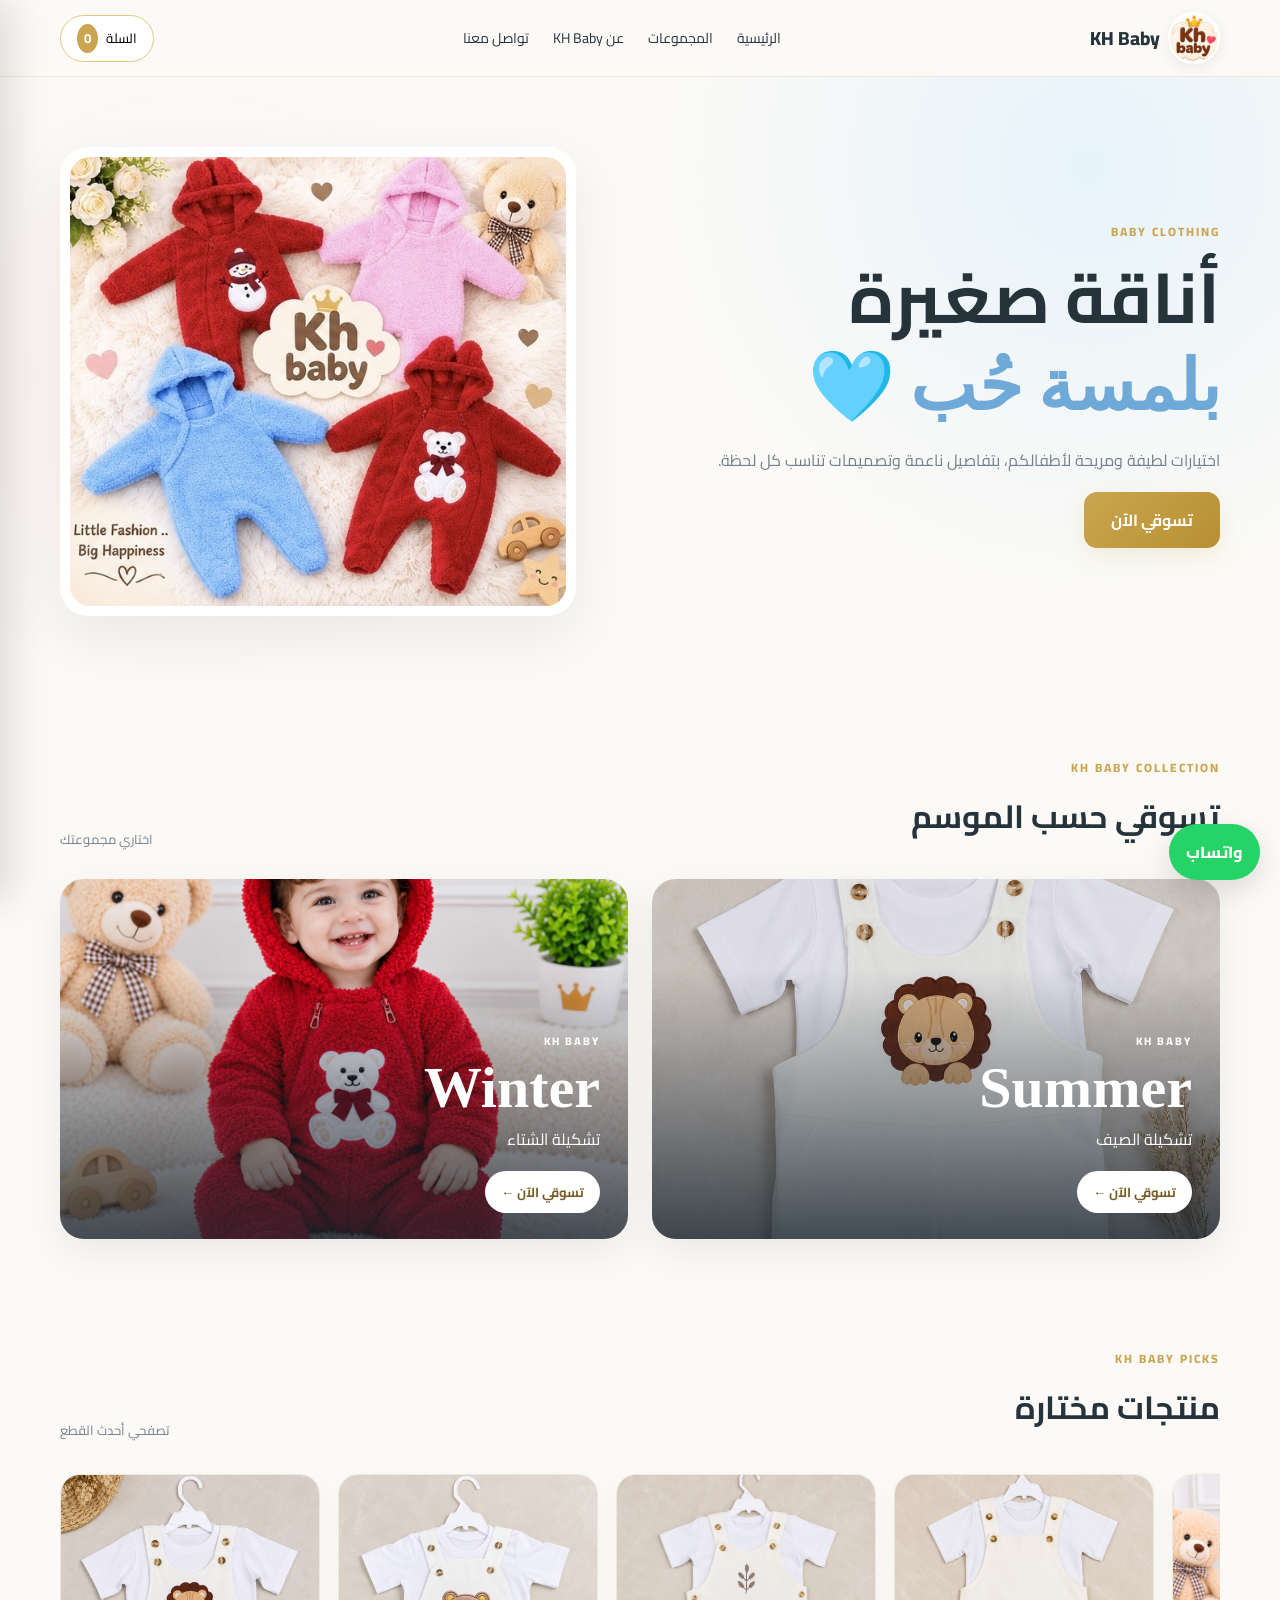
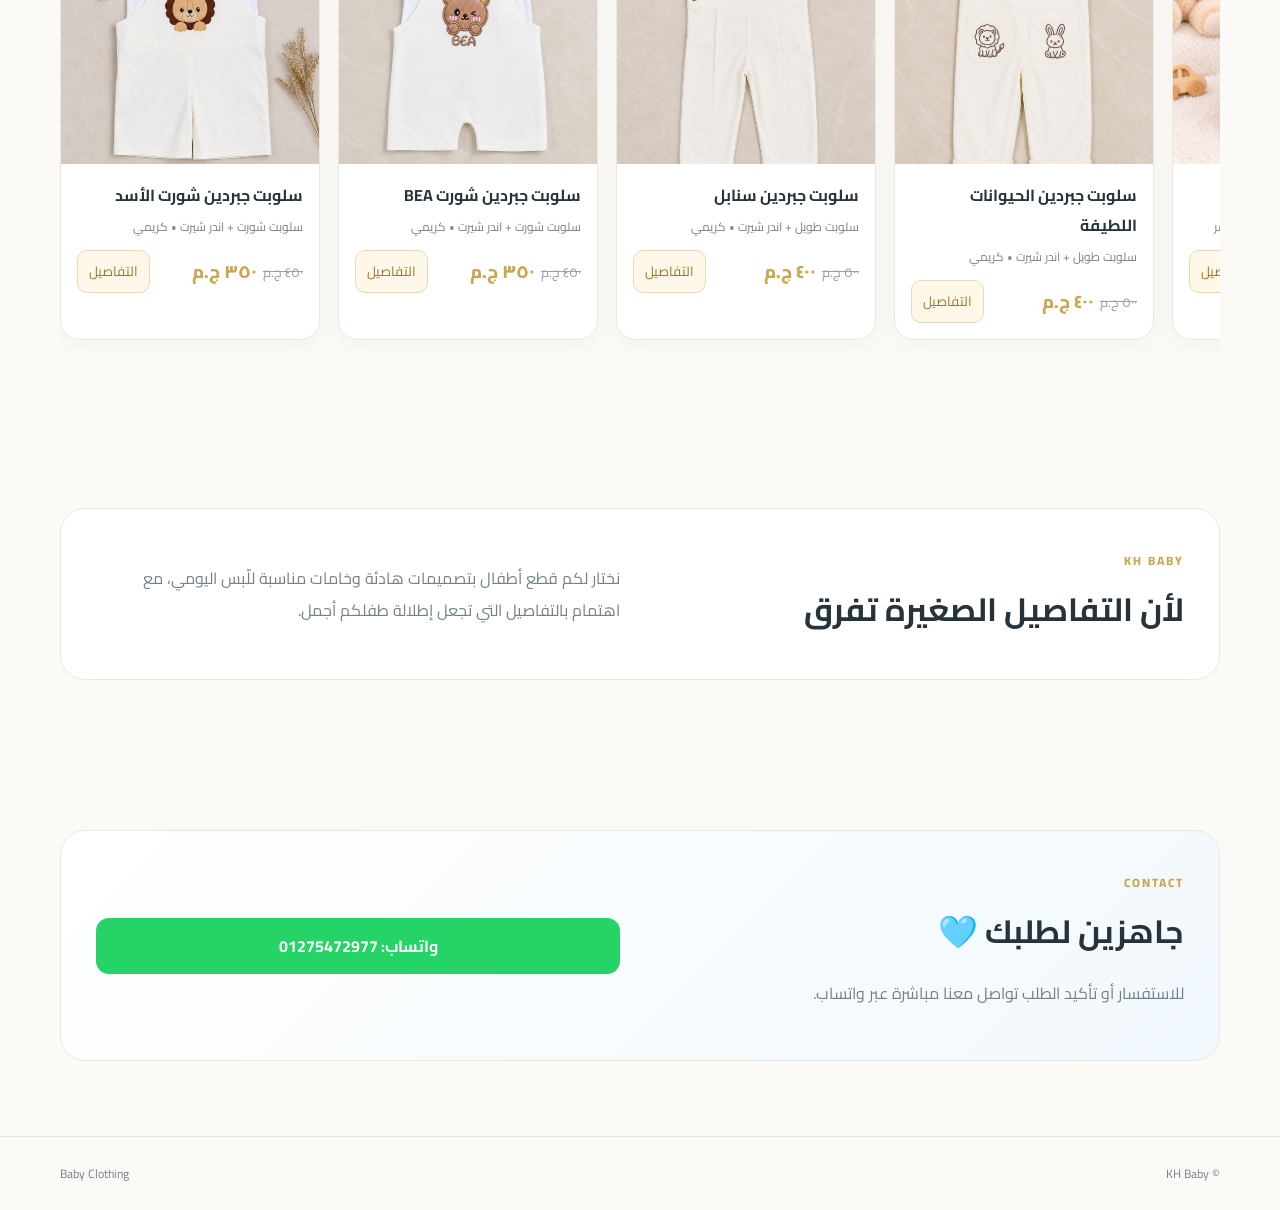
<file: index.html>
<!doctype html>
<html lang="ar" dir="rtl">
<head>
<meta charset="utf-8">
<meta name="viewport" content="width=device-width,initial-scale=1">
<meta name="theme-color" content="#d6b45a">
<meta name="description" content="KH Baby - ملابس أطفال بتصميمات ناعمة وأنيقة">
<!-- Meta Pixel Code -->
<script>
!function(f,b,e,v,n,t,s)
{if(f.fbq)return;n=f.fbq=function(){n.callMethod?
n.callMethod.apply(n,arguments):n.queue.push(arguments)};
if(!f._fbq)f._fbq=n;n.push=n;n.loaded=!0;n.version='2.0';
n.queue=[];t=b.createElement(e);t.async=!0;
t.src=v;s=b.getElementsByTagName(e)[0];
s.parentNode.insertBefore(t,s)}(window, document,'script',
'https://connect.facebook.net/en_US/fbevents.js');
fbq('init', '1581676933639511');
fbq('track', 'PageView');
</script>
<noscript><img height="1" width="1" style="display:none"
src="https://www.facebook.com/tr?id=1581676933639511&ev=PageView&noscript=1"
/></noscript>
<!-- End Meta Pixel Code -->
<title>KH Baby | Baby Clothing</title>
<link rel="stylesheet" href="style.css">
</head>
<body>
<header class="top">
  <div class="container nav">
    <a class="brand" href="#home"><img src="assets/logo.jpg" alt="KH Baby"><span>KH Baby</span></a>
    <nav>
      <a href="#home">الرئيسية</a>
      <a href="#collections">المجموعات</a>
      <a href="#about">عن KH Baby</a>
      <a href="#contact">تواصل معنا</a>
    </nav>
    <button class="cart-btn" id="openCart">السلة <b id="cartCount">0</b></button>
  </div>
</header>

<main>
<section class="hero" id="home">
  <div class="container hero-grid">
    <div>
      <span class="eyebrow">BABY CLOTHING</span>
      <h1>أناقة صغيرة<br><em>بلمسة حُب</em> 🩵</h1>
      <p>اختيارات لطيفة ومريحة لأطفالكم، بتفاصيل ناعمة وتصميمات تناسب كل لحظة.</p>
      <a href="#collections" class="primary">تسوقي الآن</a>
    </div>
    <div class="hero-card"><img src="assets/hero.jpg" alt="KH Baby"></div>
  </div>
</section>

<section class="products section" id="collections">
  <div class="container">
    <div class="section-head">
      <div><span class="eyebrow">KH BABY COLLECTION</span><h2>تسوقي حسب الموسم</h2></div>
      <span class="count-label">اختاري مجموعتك</span>
    </div>
    <div class="collection-grid">
      <a class="collection-card summer-card" href="summer.html">
        <img src="assets/product-1-1.jpg" alt="Summer Collection">
        <span class="collection-shade"></span>
        <span class="collection-copy"><small>KH BABY</small><strong>Summer</strong><em>تشكيلة الصيف</em><b>تسوقي الآن ←</b></span>
      </a>
      <a class="collection-card winter-card" href="winter.html">
        <img src="assets/product-5-1.jpg" alt="Winter Collection">
        <span class="collection-shade"></span>
        <span class="collection-copy"><small>KH BABY</small><strong>Winter</strong><em>تشكيلة الشتاء</em><b>تسوقي الآن ←</b></span>
      </a>
    </div>
  </div>
</section>

<section class="featured section" id="featured">
  <div class="container">
    <div class="section-head">
      <div><span class="eyebrow">KH BABY PICKS</span><h2>منتجات مختارة</h2></div>
      <span class="count-label">تصفحي أحدث القطع</span>
    </div>
    <div class="featured-scroller" id="featuredScroller" aria-label="منتجات مختارة قابلة للتمرير">
      <div class="featured-track" id="featuredProducts"></div>
    </div>
  </div>
</section>

<section class="about section" id="about">
  <div class="container about-box">
    <div><span class="eyebrow">KH BABY</span><h2>لأن التفاصيل الصغيرة تفرق</h2></div>
    <p>نختار لكم قطع أطفال بتصميمات هادئة وخامات مناسبة للّبس اليومي، مع اهتمام بالتفاصيل التي تجعل إطلالة طفلكم أجمل.</p>
  </div>
</section>

<section class="contact section" id="contact">
  <div class="container contact-box">
    <div><span class="eyebrow">CONTACT</span><h2>جاهزين لطلبك 🩵</h2><p>للاستفسار أو تأكيد الطلب تواصل معنا مباشرة عبر واتساب.</p></div>
    <a class="whatsapp" target="_blank" rel="noopener" href="https://wa.me/201275472977">واتساب: 01275472977</a>
  </div>
</section>
</main>

<footer><div class="container"><span>© KH Baby</span><span>Baby Clothing</span></div></footer>

<div class="modal" id="productModal" aria-hidden="true">
  <div class="modal-card">
    <button class="close" data-close>×</button>
    <div class="modal-gallery" id="modalGallery"></div>
    <div class="modal-info">
      <span class="eyebrow">KH BABY</span>
      <h2 id="modalName"></h2><p id="modalSub"></p>
      <div class="price" id="modalPrice"></div>
      <div id="modalColors"></div>
      <label>اختاري المقاس</label>
      <div class="sizes" id="modalSizes"></div>
      <button class="primary full" id="addFromModal">أضف للسلة</button>
    </div>
  </div>
</div>

<aside class="drawer" id="cartDrawer">
  <div class="drawer-head"><h2>سلة المشتريات</h2><button class="close" id="closeCart">×</button></div>
  <div id="cartItems"></div>
  <div class="drawer-foot">
    <div class="total"><span>الإجمالي</span><strong id="cartTotal">0 ج.م</strong></div>
    <button class="whatsapp full" id="checkout">إرسال الطلب عبر واتساب</button>
  </div>
</aside>
<div class="overlay" id="overlay"></div>
<a class="wa-float" target="_blank" rel="noopener" href="https://wa.me/201275472977">واتساب</a>
<script src="script.js"></script>
</body>
</html>
</file>
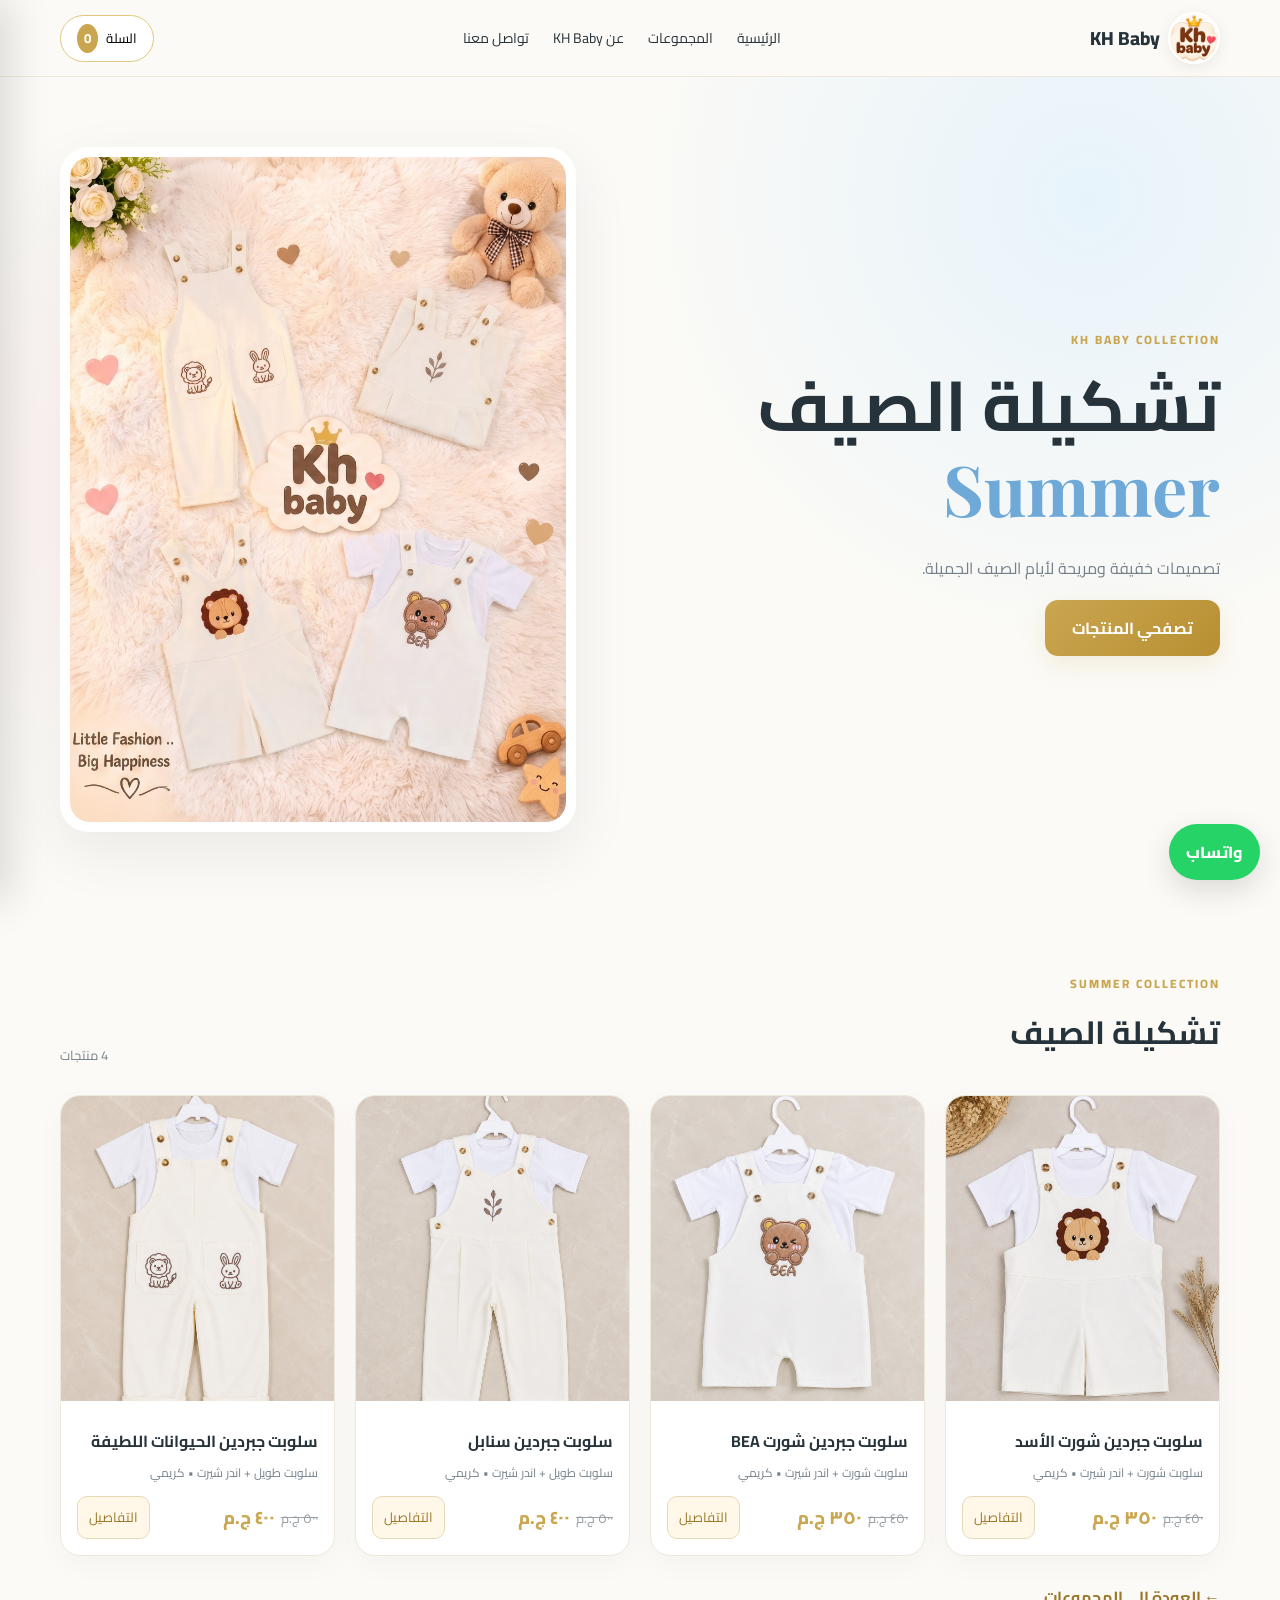
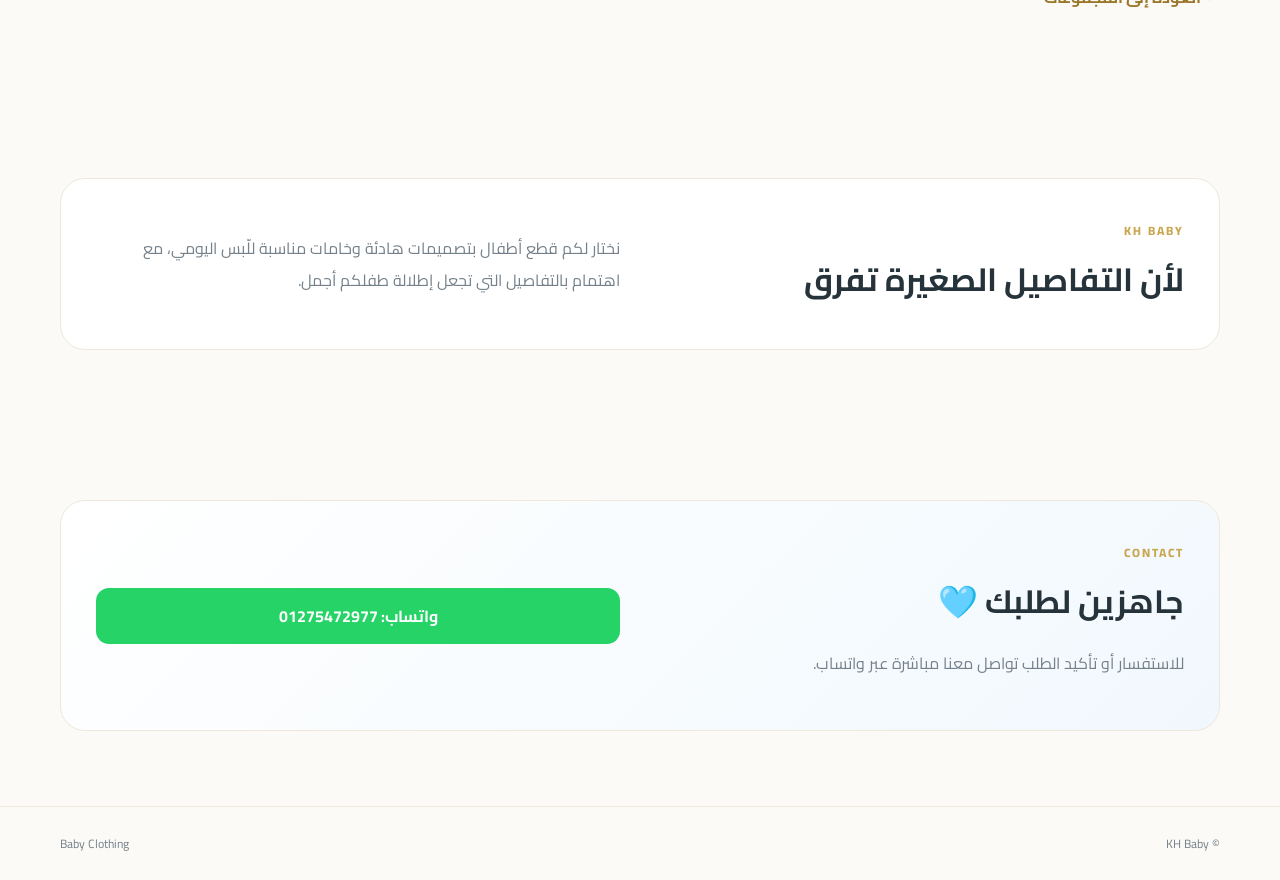
<file: summer.html>
<!doctype html>
<html lang="ar" dir="rtl">
<head>
<meta charset="utf-8">
<meta name="viewport" content="width=device-width,initial-scale=1">
<meta name="theme-color" content="#d6b45a">
<meta name="description" content="KH Baby - ملابس أطفال بتصميمات ناعمة وأنيقة">
<!-- Meta Pixel Code -->
<script>
!function(f,b,e,v,n,t,s)
{if(f.fbq)return;n=f.fbq=function(){n.callMethod?
n.callMethod.apply(n,arguments):n.queue.push(arguments)};
if(!f._fbq)f._fbq=n;n.push=n;n.loaded=!0;n.version='2.0';
n.queue=[];t=b.createElement(e);t.async=!0;
t.src=v;s=b.getElementsByTagName(e)[0];
s.parentNode.insertBefore(t,s)}(window, document,'script',
'https://connect.facebook.net/en_US/fbevents.js');
fbq('init', '1581676933639511');
fbq('track', 'PageView');
</script>
<noscript><img height="1" width="1" style="display:none"
src="https://www.facebook.com/tr?id=1581676933639511&ev=PageView&noscript=1"
/></noscript>
<!-- End Meta Pixel Code -->
<title>KH Baby | Baby Clothing</title>
<link rel="stylesheet" href="style.css">
</head>
<body data-collection="summer">
<header class="top">
  <div class="container nav">
    <a class="brand" href="#home"><img src="assets/logo.jpg" alt="KH Baby"><span>KH Baby</span></a>
    <nav>
      <a href="index.html">الرئيسية</a>
      <a href="index.html#collections">المجموعات</a>
      <a href="#about">عن KH Baby</a>
      <a href="#contact">تواصل معنا</a>
    </nav>
    <button class="cart-btn" id="openCart">السلة <b id="cartCount">0</b></button>
  </div>
</header>

<main>
<section class="hero" id="home">
  <div class="container hero-grid">
    <div>
      <span class="eyebrow">KH BABY COLLECTION</span>
      <h1>تشكيلة الصيف<br><em>Summer</em></h1>
      <p>تصميمات خفيفة ومريحة لأيام الصيف الجميلة.</p>
      <a href="#products" class="primary">تصفحي المنتجات</a>
    </div>
    <div class="hero-card"><img src="assets/summer-hero.jpg" alt="KH Baby Summer Collection"></div>
  </div>
</section>

<section class="products section" id="products">
  <div class="container">
    <div class="section-head">
      <div><span class="eyebrow">SUMMER COLLECTION</span><h2>تشكيلة الصيف</h2></div>
      <span class="count-label">4 منتجات</span>
    </div>
    <div class="grid" id="productGrid"></div>
    <p class="back-collections"><a href="index.html#collections">← العودة إلى المجموعات</a></p>
  </div>
</section>

<section class="about section" id="about">
  <div class="container about-box">
    <div><span class="eyebrow">KH BABY</span><h2>لأن التفاصيل الصغيرة تفرق</h2></div>
    <p>نختار لكم قطع أطفال بتصميمات هادئة وخامات مناسبة للّبس اليومي، مع اهتمام بالتفاصيل التي تجعل إطلالة طفلكم أجمل.</p>
  </div>
</section>

<section class="contact section" id="contact">
  <div class="container contact-box">
    <div><span class="eyebrow">CONTACT</span><h2>جاهزين لطلبك 🩵</h2><p>للاستفسار أو تأكيد الطلب تواصل معنا مباشرة عبر واتساب.</p></div>
    <a class="whatsapp" target="_blank" rel="noopener" href="https://wa.me/201275472977">واتساب: 01275472977</a>
  </div>
</section>
</main>

<footer><div class="container"><span>© KH Baby</span><span>Baby Clothing</span></div></footer>

<div class="modal" id="productModal" aria-hidden="true">
  <div class="modal-card">
    <button class="close" data-close>×</button>
    <div class="modal-gallery" id="modalGallery"></div>
    <div class="modal-info">
      <span class="eyebrow">KH BABY</span>
      <h2 id="modalName"></h2><p id="modalSub"></p>
      <div class="price" id="modalPrice"></div>
      <div id="modalColors"></div>
      <label>اختاري المقاس</label>
      <div class="sizes" id="modalSizes"></div>
      <button class="primary full" id="addFromModal">أضف للسلة</button>
    </div>
  </div>
</div>

<aside class="drawer" id="cartDrawer">
  <div class="drawer-head"><h2>سلة المشتريات</h2><button class="close" id="closeCart">×</button></div>
  <div id="cartItems"></div>
  <div class="drawer-foot">
    <div class="total"><span>الإجمالي</span><strong id="cartTotal">0 ج.م</strong></div>
    <button class="whatsapp full" id="checkout">إرسال الطلب عبر واتساب</button>
  </div>
</aside>
<div class="overlay" id="overlay"></div>
<a class="wa-float" target="_blank" rel="noopener" href="https://wa.me/201275472977">واتساب</a>
<script src="script.js"></script>
</body>
</html>
</file>
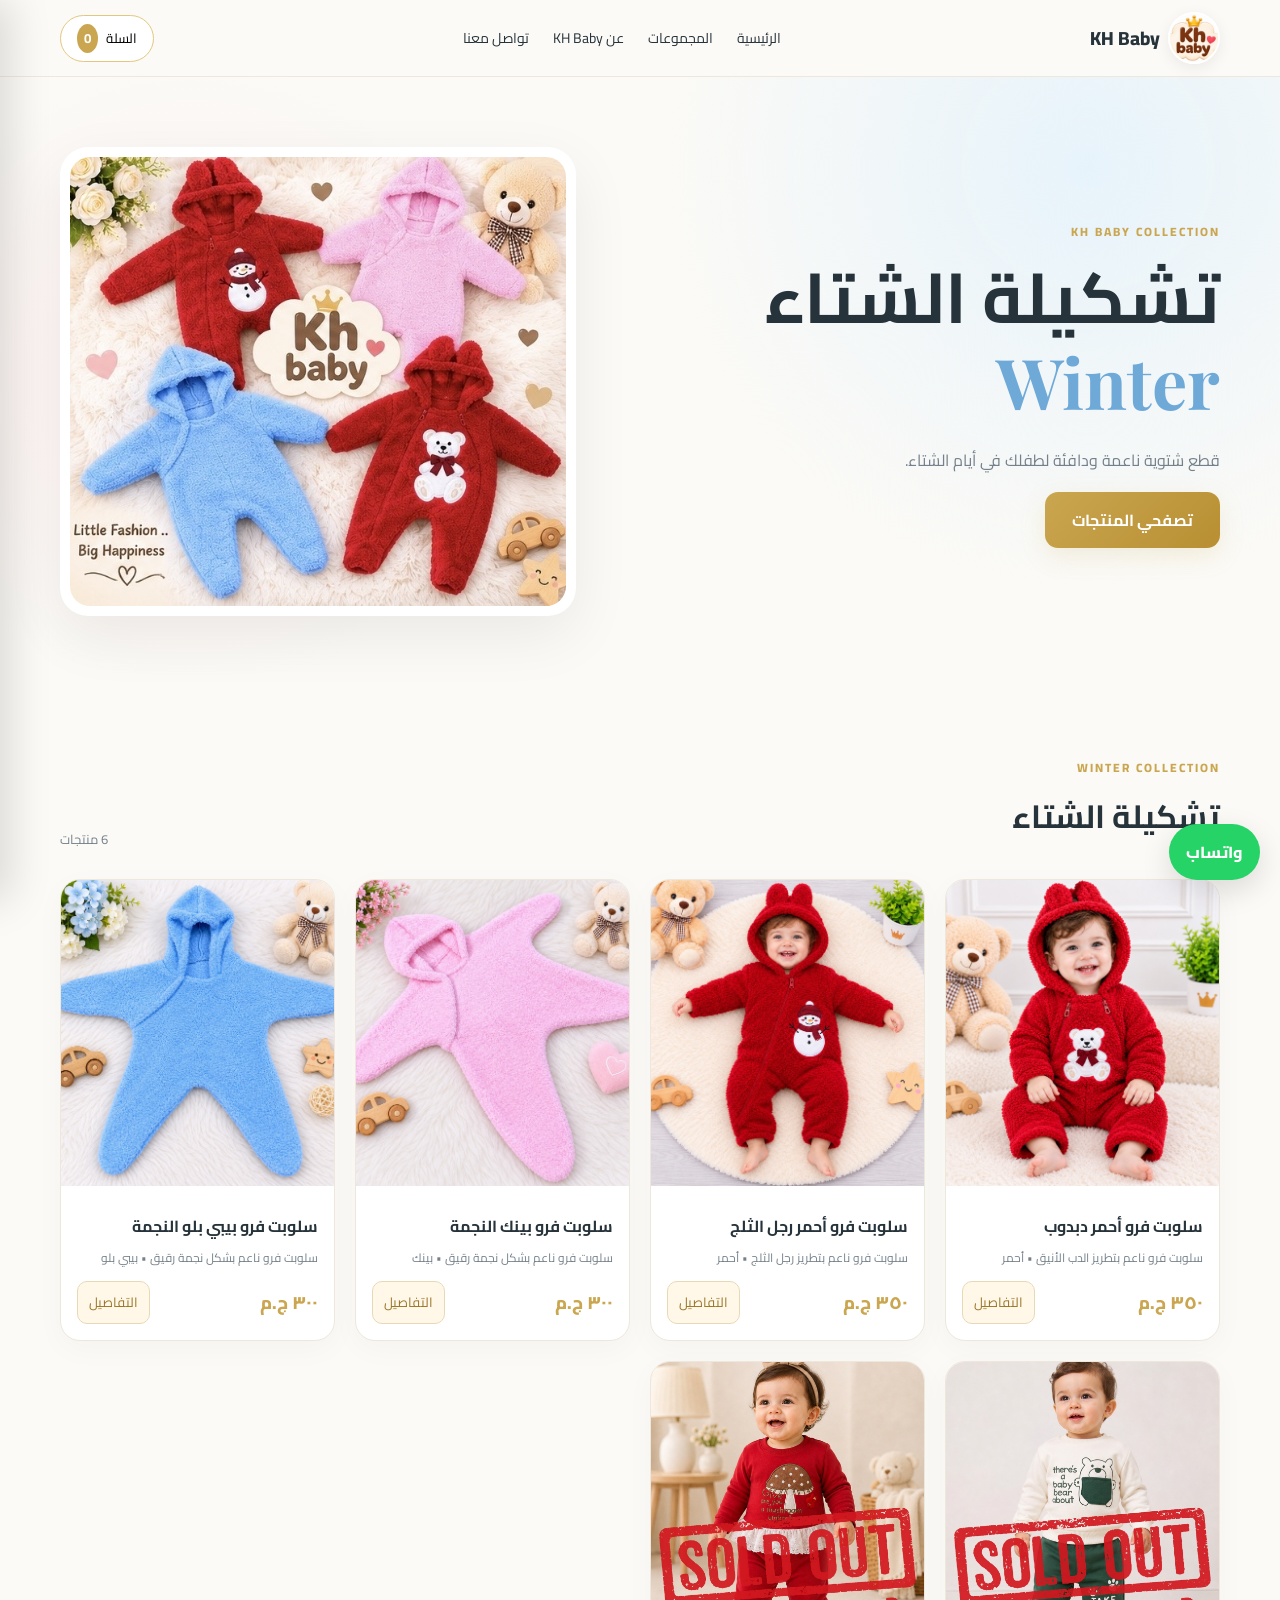
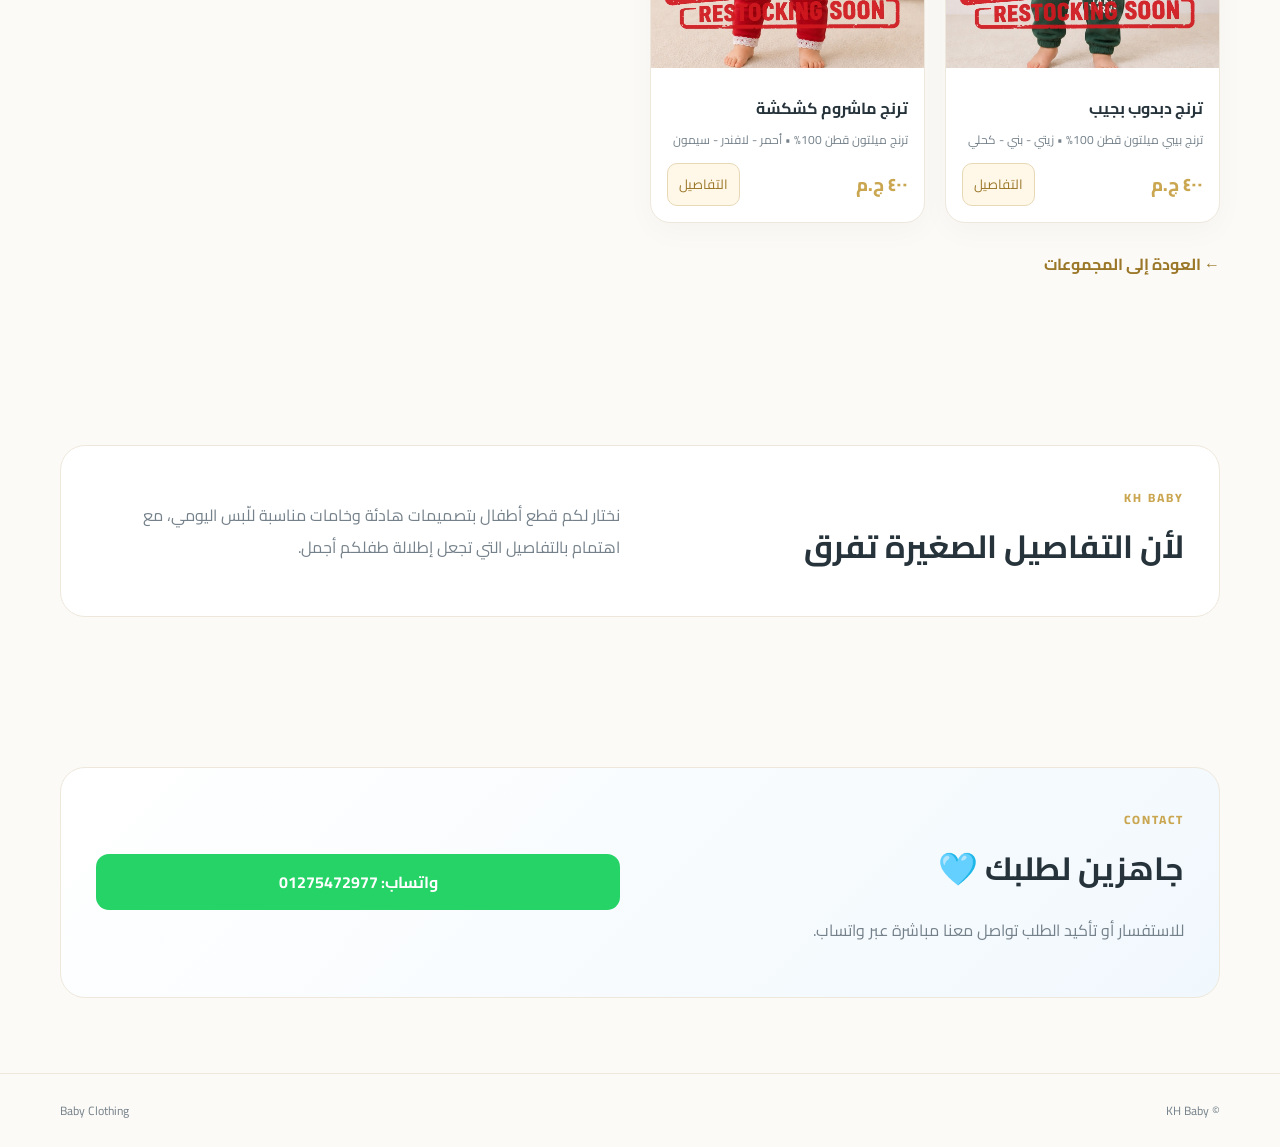
<file: winter.html>
<!doctype html>
<html lang="ar" dir="rtl">
<head>
<meta charset="utf-8">
<meta name="viewport" content="width=device-width,initial-scale=1">
<meta name="theme-color" content="#d6b45a">
<meta name="description" content="KH Baby - ملابس أطفال بتصميمات ناعمة وأنيقة">
<!-- Meta Pixel Code -->
<script>
!function(f,b,e,v,n,t,s)
{if(f.fbq)return;n=f.fbq=function(){n.callMethod?
n.callMethod.apply(n,arguments):n.queue.push(arguments)};
if(!f._fbq)f._fbq=n;n.push=n;n.loaded=!0;n.version='2.0';
n.queue=[];t=b.createElement(e);t.async=!0;
t.src=v;s=b.getElementsByTagName(e)[0];
s.parentNode.insertBefore(t,s)}(window, document,'script',
'https://connect.facebook.net/en_US/fbevents.js');
fbq('init', '1581676933639511');
fbq('track', 'PageView');
</script>
<noscript><img height="1" width="1" style="display:none"
src="https://www.facebook.com/tr?id=1581676933639511&ev=PageView&noscript=1"
/></noscript>
<!-- End Meta Pixel Code -->
<title>KH Baby | Baby Clothing</title>
<link rel="stylesheet" href="style.css">
</head>
<body data-collection="winter">
<header class="top">
  <div class="container nav">
    <a class="brand" href="#home"><img src="assets/logo.jpg" alt="KH Baby"><span>KH Baby</span></a>
    <nav>
      <a href="index.html">الرئيسية</a>
      <a href="index.html#collections">المجموعات</a>
      <a href="#about">عن KH Baby</a>
      <a href="#contact">تواصل معنا</a>
    </nav>
    <button class="cart-btn" id="openCart">السلة <b id="cartCount">0</b></button>
  </div>
</header>

<main>
<section class="hero" id="home">
  <div class="container hero-grid">
    <div>
      <span class="eyebrow">KH BABY COLLECTION</span>
      <h1>تشكيلة الشتاء<br><em>Winter</em></h1>
      <p>قطع شتوية ناعمة ودافئة لطفلك في أيام الشتاء.</p>
      <a href="#products" class="primary">تصفحي المنتجات</a>
    </div>
    <div class="hero-card"><img src="assets/hero.jpg" alt="KH Baby"></div>
  </div>
</section>

<section class="products section" id="products">
  <div class="container">
    <div class="section-head">
      <div><span class="eyebrow">WINTER COLLECTION</span><h2>تشكيلة الشتاء</h2></div>
      <span class="count-label">6 منتجات</span>
    </div>
    <div class="grid" id="productGrid"></div>
    <p class="back-collections"><a href="index.html#collections">← العودة إلى المجموعات</a></p>
  </div>
</section>

<section class="about section" id="about">
  <div class="container about-box">
    <div><span class="eyebrow">KH BABY</span><h2>لأن التفاصيل الصغيرة تفرق</h2></div>
    <p>نختار لكم قطع أطفال بتصميمات هادئة وخامات مناسبة للّبس اليومي، مع اهتمام بالتفاصيل التي تجعل إطلالة طفلكم أجمل.</p>
  </div>
</section>

<section class="contact section" id="contact">
  <div class="container contact-box">
    <div><span class="eyebrow">CONTACT</span><h2>جاهزين لطلبك 🩵</h2><p>للاستفسار أو تأكيد الطلب تواصل معنا مباشرة عبر واتساب.</p></div>
    <a class="whatsapp" target="_blank" rel="noopener" href="https://wa.me/201275472977">واتساب: 01275472977</a>
  </div>
</section>
</main>

<footer><div class="container"><span>© KH Baby</span><span>Baby Clothing</span></div></footer>

<div class="modal" id="productModal" aria-hidden="true">
  <div class="modal-card">
    <button class="close" data-close>×</button>
    <div class="modal-gallery" id="modalGallery"></div>
    <div class="modal-info">
      <span class="eyebrow">KH BABY</span>
      <h2 id="modalName"></h2><p id="modalSub"></p>
      <div class="price" id="modalPrice"></div>
      <div id="modalColors"></div>
      <label>اختاري المقاس</label>
      <div class="sizes" id="modalSizes"></div>
      <button class="primary full" id="addFromModal">أضف للسلة</button>
    </div>
  </div>
</div>

<aside class="drawer" id="cartDrawer">
  <div class="drawer-head"><h2>سلة المشتريات</h2><button class="close" id="closeCart">×</button></div>
  <div id="cartItems"></div>
  <div class="drawer-foot">
    <div class="total"><span>الإجمالي</span><strong id="cartTotal">0 ج.م</strong></div>
    <button class="whatsapp full" id="checkout">إرسال الطلب عبر واتساب</button>
  </div>
</aside>
<div class="overlay" id="overlay"></div>
<a class="wa-float" target="_blank" rel="noopener" href="https://wa.me/201275472977">واتساب</a>
<script src="script.js"></script>
</body>
</html>
</file>
<file: style.css>
@import url('https://fonts.googleapis.com/css2?family=Cairo:wght@400;500;600;700;800&family=Playfair+Display:wght@600&display=swap');
:root{--gold:#caa650;--gold2:#e3c77d;--blue:#6ea9d8;--pink:#eeb8be;--ink:#26333b;--muted:#75818a;--cream:#fbfaf6;--line:#eee8dc}
*{box-sizing:border-box}html{scroll-behavior:smooth}body{margin:0;background:var(--cream);color:var(--ink);font-family:Cairo,Arial,sans-serif}.container{width:min(1160px,92%);margin:auto}
.top{position:sticky;top:0;z-index:20;background:rgba(251,250,246,.94);backdrop-filter:blur(12px);border-bottom:1px solid var(--line)}
.nav{height:76px;display:flex;align-items:center;gap:30px}.brand{display:flex;align-items:center;gap:8px;text-decoration:none;color:var(--ink);font-weight:800}.brand img{width:52px;height:52px;object-fit:cover;border-radius:50%;border:2px solid #fff;box-shadow:0 4px 16px #00000012}.brand span{font-size:19px}nav{display:flex;gap:24px;margin:auto}nav a{color:var(--ink);text-decoration:none;font-size:14px}nav a:hover{color:var(--gold)}
.cart-btn{border:1px solid var(--gold2);background:#fff;border-radius:99px;padding:10px 16px;font-family:inherit;cursor:pointer}.cart-btn b{background:var(--gold);color:#fff;border-radius:50%;padding:2px 7px;margin-right:5px}
.hero{padding:70px 0 60px;background:radial-gradient(circle at 85% 15%,#e7f3fb 0,transparent 35%),radial-gradient(circle at 15% 50%,#fff1f1 0,transparent 28%)}.hero-grid{display:grid;grid-template-columns:1fr .9fr;align-items:center;gap:70px}.eyebrow{color:var(--gold);font-size:12px;font-weight:800;letter-spacing:2px}.hero h1{font-size:clamp(40px,6vw,70px);line-height:1.18;margin:12px 0 18px}.hero h1 em{font-family:"Playfair Display",serif;color:var(--blue);font-style:normal}.hero p{color:var(--muted);line-height:2;max-width:520px}.primary{display:inline-block;border:0;background:linear-gradient(135deg,var(--gold),#b88f32);color:white;text-decoration:none;border-radius:13px;padding:13px 27px;font-family:inherit;font-weight:700;cursor:pointer;box-shadow:0 8px 24px #caa6502b}.hero-card{background:#fff;padding:10px;border-radius:28px;box-shadow:0 20px 60px #00000012;transform:none}.hero-card img{width:100%;display:block;border-radius:20px}
.section{padding:75px 0}.section-head{display:flex;justify-content:space-between;align-items:end;margin-bottom:28px}.section-head h2,.about h2,.contact h2{font-size:32px;margin:5px 0}.count-label{color:var(--muted);font-size:13px}.grid{display:grid;grid-template-columns:repeat(4,1fr);gap:20px}.product{background:#fff;border:1px solid var(--line);border-radius:20px;overflow:hidden;transition:.25s;box-shadow:0 8px 30px #00000008}.product:hover{transform:translateY(-5px);box-shadow:0 18px 40px #00000010}.product img{width:100%;aspect-ratio:1/1.12;object-fit:cover}.pbody{padding:16px}.pbody h3{font-size:16px;margin:0 0 5px}.pbody p{font-size:12px;color:var(--muted);margin:0 0 12px}.pfoot{display:flex;align-items:center;justify-content:space-between;gap:8px}.price{font-weight:800;color:var(--gold);font-size:18px;display:flex;align-items:center;gap:6px;flex-wrap:wrap}.price del{font-size:13px;color:#9aa1a6;font-weight:500}.price strong{font-weight:800;color:var(--gold)}.view{border:1px solid #e7d8b6;background:#fff8e9;color:#9b7729;border-radius:10px;padding:8px 11px;font-family:inherit;cursor:pointer}
.about-box,.contact-box{background:#fff;border:1px solid var(--line);border-radius:25px;padding:35px;display:grid;grid-template-columns:1fr 1fr;gap:40px;align-items:center}.about p,.contact p{color:var(--muted);line-height:2}.contact-box{background:linear-gradient(135deg,#fff,#f1f8fd)}.whatsapp{display:inline-flex;align-items:center;justify-content:center;text-decoration:none;background:#25D366;color:#fff;border:0;border-radius:13px;padding:13px 20px;font-family:inherit;font-weight:700;cursor:pointer}
footer{border-top:1px solid var(--line);padding:25px 0;color:var(--muted);font-size:12px}footer .container{display:flex;justify-content:space-between}
.modal,.overlay{position:fixed;inset:0;display:none}.modal{z-index:50;align-items:center;justify-content:center;padding:18px}.modal.show{display:flex}.modal-card{position:relative;background:#fff;border-radius:24px;max-width:850px;width:100%;display:grid;grid-template-columns:1fr 1fr;overflow:hidden;box-shadow:0 30px 90px #0003}.modal-gallery{padding:12px;background:#f8f6f0;display:grid;grid-template-columns:1fr 1fr;gap:12px;align-content:start}.modal-gallery img{width:100%;aspect-ratio:3/4;object-fit:cover;border-radius:14px;display:block}.modal-info{padding:35px}.modal-info h2{font-size:28px;margin:8px 0}.modal-info p{color:var(--muted)}.modal-info .price{margin:16px 0}.modal-info .price del{font-size:15px}.modal-info .price strong{font-size:24px}.modal-info label{display:block;margin-top:25px;font-weight:700;font-size:13px}.sizes{display:flex;gap:8px;flex-wrap:wrap;margin:10px 0 20px}.size{background:#fff;border:1px solid #ddd;border-radius:10px;padding:9px 13px;cursor:pointer;font-family:inherit}.size.active{background:#eef7fd;border-color:var(--blue);color:#3e7da8}.full{width:100%;margin-top:12px}.close{position:absolute;top:12px;left:12px;border:0;background:#ffffffdd;border-radius:50%;width:36px;height:36px;font-size:25px;cursor:pointer;z-index:2}
.overlay{z-index:30;background:#0007}.drawer{position:fixed;z-index:40;top:0;left:0;width:min(430px,100%);height:100%;background:#fff;transform:translateX(-100%);transition:.3s;padding:22px;display:flex;flex-direction:column;box-shadow:10px 0 40px #0002}.drawer.open{transform:translateX(0)}.drawer-head{display:flex;align-items:center;justify-content:space-between}.drawer-head .close{position:static}.drawer-foot{margin-top:auto;border-top:1px solid var(--line);padding-top:18px}.total{display:flex;justify-content:space-between;font-size:18px;margin-bottom:8px}.cart-item{display:grid;grid-template-columns:70px 1fr auto;gap:10px;align-items:center;padding:14px 0;border-bottom:1px solid var(--line)}.cart-item img{width:70px;height:80px;object-fit:cover;border-radius:10px}.cart-item h4{margin:0;font-size:13px}.cart-item small{color:var(--muted)}.remove{border:0;background:#fff;color:#c66;cursor:pointer}.wa-float{position:fixed;z-index:25;bottom:20px;right:20px;background:#25D366;color:#fff;text-decoration:none;padding:13px 17px;border-radius:99px;font-weight:800;box-shadow:0 10px 30px #0002}
@media(max-width:850px){nav{display:none}.hero-grid{grid-template-columns:1fr;gap:35px}.grid{grid-template-columns:repeat(2,1fr)}.about-box,.contact-box{grid-template-columns:1fr}.modal-card{grid-template-columns:1fr;max-height:92vh;overflow:auto}.modal-gallery{grid-template-columns:1fr 1fr}.modal-gallery img{max-height:420px}.modal-info{padding:25px}}
@media(max-width:480px){.nav{height:66px}.brand img{width:44px;height:44px}.cart-btn{padding:8px 11px}.hero{padding:45px 0}.grid{gap:12px}.pbody{padding:12px}.pfoot{display:block}.view{width:100%;margin-top:9px}.section{padding:55px 0}.hero h1{font-size:42px}}

/* Seasonal collection landing cards */
.collection-grid{display:grid;grid-template-columns:repeat(2,minmax(0,1fr));gap:24px}
.collection-card{position:relative;display:block;min-height:360px;border-radius:24px;overflow:hidden;text-decoration:none;color:#fff;box-shadow:0 14px 40px #00000012}
.collection-card>img{position:absolute;inset:0;width:100%;height:100%;object-fit:cover;transition:transform .35s}
.collection-card:hover>img{transform:scale(1.04)}
.collection-shade{position:absolute;inset:0;background:linear-gradient(0deg,#18232dcc 0%,#18232d12 75%)}
.collection-copy{position:absolute;inset:auto 28px 26px;display:flex;flex-direction:column;align-items:flex-start;gap:5px}
.collection-copy small{font-size:11px;letter-spacing:2px;font-weight:800}
.collection-copy strong{font-family:Georgia,serif;font-size:clamp(38px,5vw,58px);line-height:1.1}
.collection-copy em{font-style:normal;font-size:16px}
.collection-copy b{margin-top:12px;background:#fff;color:#765d2c;padding:9px 16px;border-radius:99px;font-size:13px}
.back-collections{margin-top:26px}.back-collections a{color:#9b7729;text-decoration:none;font-weight:700}
@media(max-width:650px){.collection-grid{grid-template-columns:1fr}.collection-card{min-height:300px}}


/* Homepage featured products: auto-scrolling, touch-friendly row */
.featured{padding-top:28px}
.featured-scroller{overflow-x:auto;overflow-y:hidden;scroll-behavior:smooth;scroll-snap-type:x mandatory;-webkit-overflow-scrolling:touch;scrollbar-width:thin;scrollbar-color:var(--gold2) transparent;padding:4px 2px 18px;direction:ltr;cursor:grab}
.featured-scroller:active{cursor:grabbing}
.featured-track{display:flex;gap:18px;width:max-content;direction:ltr}
.featured-product{width:260px;flex:0 0 260px;scroll-snap-align:start;direction:rtl}
.featured-product img{display:block}
@media(max-width:650px){.featured-product{width:220px;flex-basis:220px}.featured-track{gap:13px}.featured .section-head{align-items:center}}

/* Product color variants and sold-out restock state */
#modalColors{margin:12px 0 16px}
#modalColors>label{display:block;margin-bottom:8px;font-weight:700}
#addFromModal:disabled{opacity:1;background:#777;color:#fff;cursor:not-allowed;border-color:#777}
</file>
